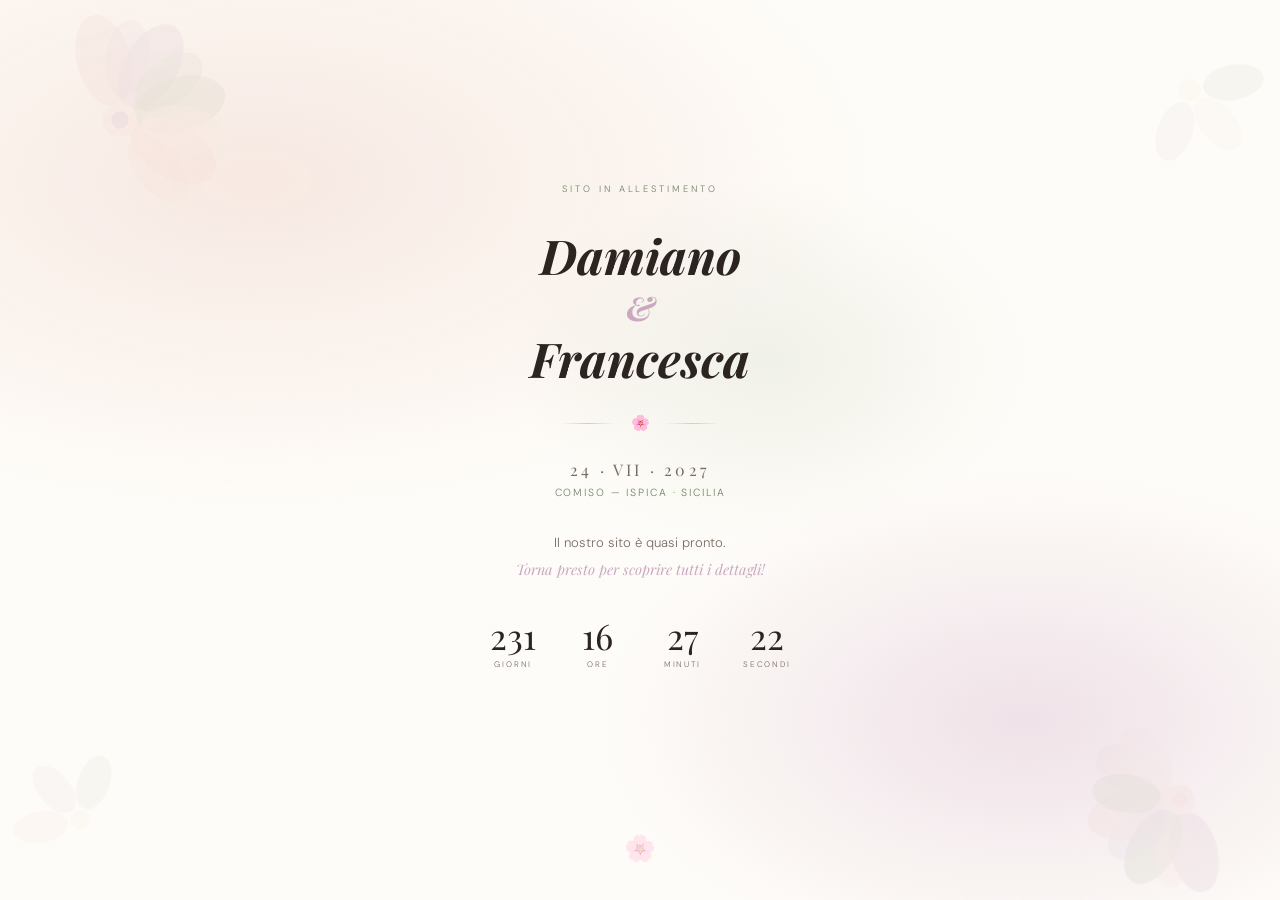
<file: public/index.html>
<!DOCTYPE html>
<html lang="it">
<head>
<meta charset="UTF-8"/>
<meta name="viewport" content="width=device-width, initial-scale=1.0"/>
<title>Damiano & Francesca — 24 Luglio 2027</title>

<link rel="icon" type="image/svg+xml" href="favicon.svg"/>
<link rel="icon" type="image/png" sizes="32x32" href="favicon-32.png"/>
<link rel="apple-touch-icon" href="apple-touch-icon.png"/>

<meta property="og:type" content="website"/>
<meta property="og:title" content="Damiano & Francesca — 24 Luglio 2027"/>
<meta property="og:description" content="Vi invitiamo al nostro matrimonio — Comiso e Ispica, Sicilia."/>
<meta property="og:image" content="assets/og-image.jpg"/>
<meta property="og:image:width" content="1200"/>
<meta property="og:image:height" content="630"/>
<meta name="twitter:card" content="summary_large_image"/>
<meta name="twitter:title" content="Damiano & Francesca — 24 Luglio 2027"/>
<meta name="twitter:image" content="assets/og-image.jpg"/>

<link rel="preconnect" href="https://fonts.googleapis.com"/>
<link rel="preconnect" href="https://fonts.gstatic.com" crossorigin/>
<link href="https://fonts.googleapis.com/css2?family=Playfair+Display:ital,wght@0,400;1,400&family=DM+Sans:wght@300;400&display=swap" rel="stylesheet"/>
<style>
:root{--milk:#FEFCF8;--petal:#F2D9D0;--rose:#E8C4B8;--mauve:#C9A8C0;--sage:#9BAF8E;--sage-dk:#6B8560;--ink:#2C2420;--mid:#7A6A64;--fd:'Playfair Display',Georgia,serif;--fb:'DM Sans',system-ui,sans-serif}
*,*::before,*::after{box-sizing:border-box;margin:0;padding:0}
html,body{height:100%}
body{background:var(--milk);font-family:var(--fb);font-weight:300;min-height:100vh;display:flex;flex-direction:column;align-items:center;justify-content:center;padding:3rem 2rem 6rem;position:relative;overflow:hidden}
body::before{content:'';position:fixed;inset:0;background:radial-gradient(ellipse 80% 60% at 20% 20%,rgba(242,217,208,.55) 0%,transparent 60%),radial-gradient(ellipse 60% 50% at 80% 80%,rgba(201,160,192,.28) 0%,transparent 55%),radial-gradient(ellipse 40% 40% at 60% 40%,rgba(155,175,142,.14) 0%,transparent 50%);pointer-events:none;z-index:0}
.flower{position:fixed;pointer-events:none;z-index:0}
.flower-tl{top:-40px;left:-40px;width:320px;opacity:.18;transform:rotate(-15deg)}
.flower-br{bottom:-40px;right:-40px;width:280px;opacity:.18;transform:rotate(165deg)}
.flower-tr{top:-20px;right:-20px;width:220px;opacity:.13;transform:rotate(80deg)}
.flower-bl{bottom:-20px;left:-20px;width:200px;opacity:.13;transform:rotate(260deg)}
.card{position:relative;z-index:1;max-width:440px;width:100%;text-align:center;display:flex;flex-direction:column;align-items:center}
.top-tag{font-size:.58rem;letter-spacing:.32em;text-transform:uppercase;color:var(--sage-dk);margin-bottom:2rem}
.names{font-family:var(--fd);font-style:italic;font-size:clamp(2.2rem,5vw,3rem);line-height:1.2;color:var(--ink)}
.names .amp{display:block;font-size:.7em;color:var(--mauve);margin:.08em 0}
.petal-rule{display:flex;align-items:center;gap:1rem;width:160px;margin:1.6rem 0}
.petal-rule::before,.petal-rule::after{content:'';flex:1;height:1px;background:linear-gradient(to right,transparent,var(--rose),transparent)}
.petal-rule span{font-size:.95rem}
.date{font-family:var(--fd);font-size:1rem;letter-spacing:.2em;color:var(--mid);margin-bottom:.4rem}
.location{font-size:.65rem;letter-spacing:.18em;text-transform:uppercase;color:var(--sage-dk);margin-bottom:2rem}
.coming-soon{font-size:.82rem;color:var(--mid);line-height:1.85;margin-bottom:2.2rem}
.coming-soon em{font-family:var(--fd);font-size:1.1em;font-style:italic;color:var(--mauve)}
.mini-cd{display:flex;justify-content:center;gap:2rem;flex-wrap:wrap}
.mini-cd-unit{display:flex;flex-direction:column;align-items:center;gap:.35rem;min-width:48px}
.mini-cd-num{font-family:var(--fd);font-size:2.2rem;font-weight:400;color:var(--ink);line-height:1;text-align:center;min-width:2.5ch}
.mini-cd-lbl{font-size:.5rem;letter-spacing:.22em;text-transform:uppercase;color:var(--mid)}
.secret-area{position:fixed;bottom:2rem;left:50%;transform:translateX(-50%);z-index:10;display:flex;flex-direction:column;align-items:center;gap:.8rem}
.secret-trigger{font-size:1.6rem;cursor:pointer;opacity:.35;transition:opacity .3s,transform .3s;background:none;border:none;padding:.4rem;line-height:1}
.secret-trigger:hover{opacity:.7;transform:scale(1.15)}
.secret-form{display:none;flex-direction:column;align-items:center;gap:.7rem;background:rgba(254,252,248,.96);padding:1.2rem 1.5rem;border:1px solid rgba(201,160,192,.3);backdrop-filter:blur(8px)}
.secret-form.visible{display:flex}
.secret-input{width:200px;padding:.65rem 1rem;border:1px solid rgba(201,160,192,.4);background:transparent;font-family:var(--fb);font-size:.88rem;color:var(--ink);text-align:center;border-radius:0;outline:none;transition:border-color .2s}
.secret-input:focus{border-color:var(--mauve)}
.secret-input::placeholder{color:rgba(122,106,100,.4)}
.secret-btn{padding:.55rem 1.6rem;background:linear-gradient(135deg,var(--mauve),var(--rose));color:var(--milk);border:none;cursor:pointer;font-family:var(--fb);font-size:.6rem;font-weight:500;letter-spacing:.2em;text-transform:uppercase;transition:opacity .2s}
.secret-btn:hover{opacity:.88}
.secret-err{font-size:.68rem;color:#c0392b;display:none}
</style>
</head>
<body>

<svg class="flower flower-tl" viewBox="0 0 260 260" fill="none">
  <ellipse cx="130" cy="80" rx="22" ry="38" fill="#E8C4B8" opacity=".7" transform="rotate(0 130 130)"/>
  <ellipse cx="130" cy="80" rx="22" ry="38" fill="#C9A8C0" opacity=".6" transform="rotate(45 130 130)"/>
  <ellipse cx="130" cy="80" rx="22" ry="38" fill="#9BAF8E" opacity=".5" transform="rotate(90 130 130)"/>
  <ellipse cx="130" cy="80" rx="22" ry="38" fill="#E8C4B8" opacity=".6" transform="rotate(135 130 130)"/>
  <ellipse cx="130" cy="80" rx="18" ry="32" fill="#C9A8C0" opacity=".4" transform="rotate(22 130 130)"/>
  <ellipse cx="130" cy="80" rx="18" ry="32" fill="#9BAF8E" opacity=".4" transform="rotate(67 130 130)"/>
  <ellipse cx="130" cy="80" rx="18" ry="32" fill="#F2D9D0" opacity=".5" transform="rotate(112 130 130)"/>
  <ellipse cx="130" cy="80" rx="18" ry="32" fill="#E8C4B8" opacity=".4" transform="rotate(157 130 130)"/>
  <circle cx="130" cy="130" r="14" fill="#F2D9D0" opacity=".9"/>
  <circle cx="130" cy="130" r="7" fill="#C9A8C0"/>
</svg>
<svg class="flower flower-br" viewBox="0 0 260 260" fill="none">
  <ellipse cx="130" cy="80" rx="22" ry="38" fill="#C9A8C0" opacity=".7" transform="rotate(0 130 130)"/>
  <ellipse cx="130" cy="80" rx="22" ry="38" fill="#9BAF8E" opacity=".6" transform="rotate(45 130 130)"/>
  <ellipse cx="130" cy="80" rx="22" ry="38" fill="#E8C4B8" opacity=".5" transform="rotate(90 130 130)"/>
  <ellipse cx="130" cy="80" rx="22" ry="38" fill="#F2D9D0" opacity=".6" transform="rotate(135 130 130)"/>
  <ellipse cx="130" cy="80" rx="18" ry="32" fill="#E8C4B8" opacity=".4" transform="rotate(22 130 130)"/>
  <ellipse cx="130" cy="80" rx="18" ry="32" fill="#C9A8C0" opacity=".4" transform="rotate(67 130 130)"/>
  <ellipse cx="130" cy="80" rx="18" ry="32" fill="#9BAF8E" opacity=".5" transform="rotate(112 130 130)"/>
  <ellipse cx="130" cy="80" rx="18" ry="32" fill="#F2D9D0" opacity=".4" transform="rotate(157 130 130)"/>
  <circle cx="130" cy="130" r="14" fill="#F2D9D0" opacity=".9"/>
  <circle cx="130" cy="130" r="7" fill="#E8C4B8"/>
</svg>
<svg class="flower flower-tr" viewBox="0 0 200 200" fill="none">
  <ellipse cx="100" cy="60" rx="16" ry="28" fill="#9BAF8E" opacity=".6" transform="rotate(0 100 100)"/>
  <ellipse cx="100" cy="60" rx="16" ry="28" fill="#E8C4B8" opacity=".5" transform="rotate(60 100 100)"/>
  <ellipse cx="100" cy="60" rx="16" ry="28" fill="#C9A8C0" opacity=".5" transform="rotate(120 100 100)"/>
  <circle cx="100" cy="100" r="10" fill="#F2D9D0" opacity=".9"/>
</svg>
<svg class="flower flower-bl" viewBox="0 0 200 200" fill="none">
  <ellipse cx="100" cy="60" rx="16" ry="28" fill="#E8C4B8" opacity=".6" transform="rotate(0 100 100)"/>
  <ellipse cx="100" cy="60" rx="16" ry="28" fill="#C9A8C0" opacity=".5" transform="rotate(60 100 100)"/>
  <ellipse cx="100" cy="60" rx="16" ry="28" fill="#9BAF8E" opacity=".5" transform="rotate(120 100 100)"/>
  <circle cx="100" cy="100" r="10" fill="#F2D9D0" opacity=".9"/>
</svg>

<div class="card">
  <span class="top-tag">Sito in allestimento</span>
  <h1 class="names">Damiano<span class="amp">&amp;</span>Francesca</h1>
  <div class="petal-rule"><span>🌸</span></div>
  <p class="date">24 &middot; VII &middot; 2027</p>
  <p class="location">Comiso &mdash; Ispica &middot; Sicilia</p>
  <p class="coming-soon">Il nostro sito è quasi pronto.<br><em>Torna presto per scoprire tutti i dettagli!</em></p>
  <div class="mini-cd">
    <div class="mini-cd-unit"><span class="mini-cd-num" id="cd-d">000</span><span class="mini-cd-lbl">Giorni</span></div>
    <div class="mini-cd-unit"><span class="mini-cd-num" id="cd-h">00</span><span class="mini-cd-lbl">Ore</span></div>
    <div class="mini-cd-unit"><span class="mini-cd-num" id="cd-m">00</span><span class="mini-cd-lbl">Minuti</span></div>
    <div class="mini-cd-unit"><span class="mini-cd-num" id="cd-s">00</span><span class="mini-cd-lbl">Secondi</span></div>
  </div>
</div>

<div class="secret-area">
  <button class="secret-trigger" id="secret-trigger">🌸</button>
  <div class="secret-form" id="secret-form">
    <input class="secret-input" type="password" id="secret-input" placeholder="password" autocomplete="off"/>
    <button class="secret-btn" id="secret-btn">Entra</button>
    <span class="secret-err" id="secret-err">Password errata</span>
  </div>
</div>

<script>
// COUNTDOWN
(function(){
  const T=new Date('2027-07-24T11:00:00').getTime();
  const pad=(n,l=2)=>String(n).padStart(l,'0');
  function tick(){
    const d=T-Date.now(); if(d<=0) return;
    document.getElementById('cd-d').textContent=pad(Math.floor(d/86400000),3);
    document.getElementById('cd-h').textContent=pad(Math.floor(d%86400000/3600000));
    document.getElementById('cd-m').textContent=pad(Math.floor(d%3600000/60000));
    document.getElementById('cd-s').textContent=pad(Math.floor(d%60000/1000));
  }
  tick(); setInterval(tick,1000);
})();

// PASSWORD
const PASSWORD = 'damianofrancesca9298';

// se già autenticato vai direttamente
if(sessionStorage.getItem('preview')==='1') window.location.replace('home.html');

// clicca 3 volte il fiore per aprire il form
let clicks=0;
document.getElementById('secret-trigger').addEventListener('click',()=>{
  clicks++;
  if(clicks>=3){ document.getElementById('secret-form').classList.add('visible'); document.getElementById('secret-input').focus(); clicks=0; }
});

function tryEnter(){
  const val=document.getElementById('secret-input').value;
  if(val===PASSWORD){
    sessionStorage.setItem('preview','1');
    window.location.replace('home.html');
  } else {
    document.getElementById('secret-err').style.display='block';
    document.getElementById('secret-input').value='';
    document.getElementById('secret-input').focus();
  }
}
document.getElementById('secret-btn').addEventListener('click',tryEnter);
document.getElementById('secret-input').addEventListener('keydown',e=>{
  if(e.key==='Enter') tryEnter();
  document.getElementById('secret-err').style.display='none';
});
</script>
</body>
</html>
</file>
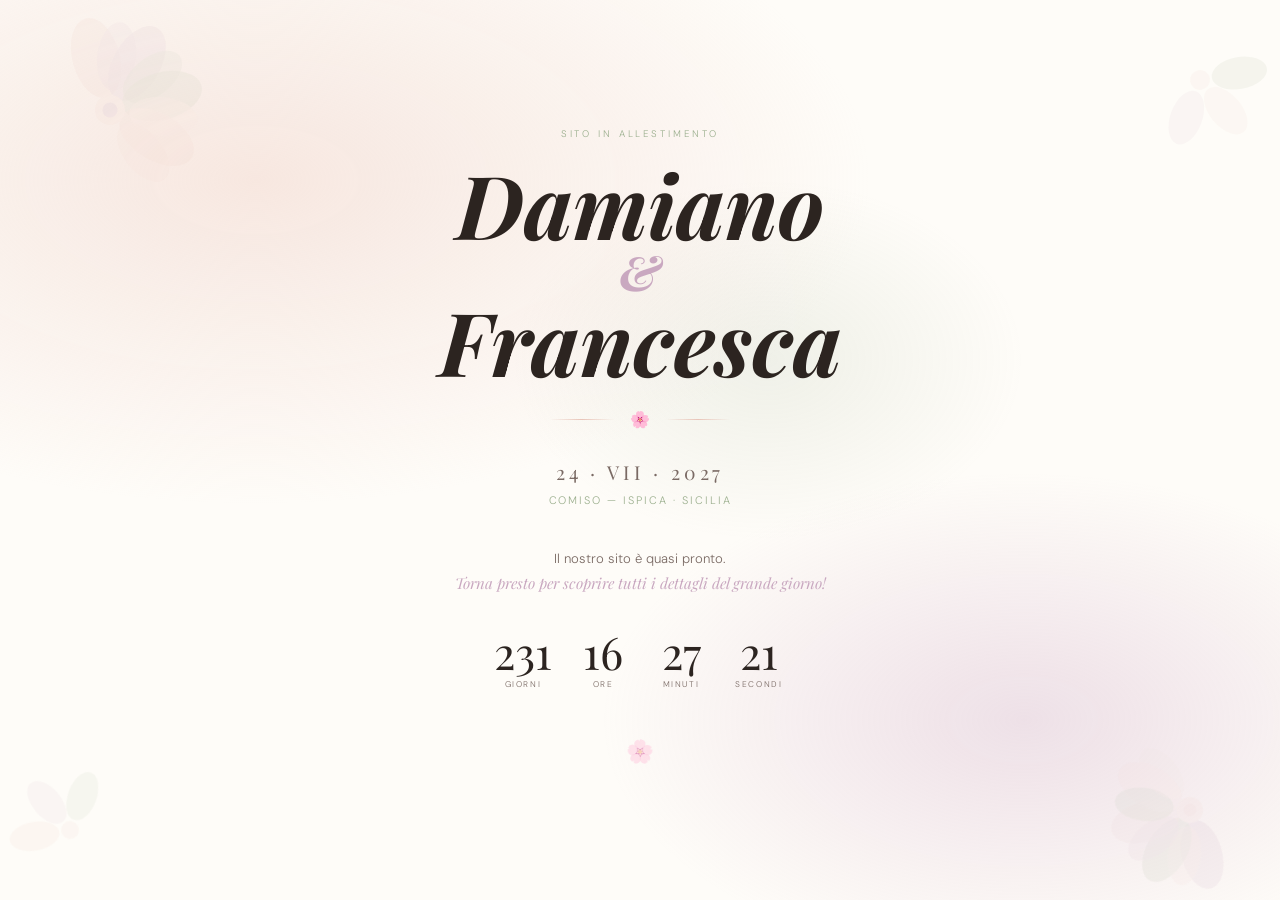
<file: public/coming-soon.html>
<!DOCTYPE html>
<html lang="it">
<head>
<meta charset="UTF-8"/>
<meta name="viewport" content="width=device-width, initial-scale=1.0"/>
<title>Damiano & Francesca — 24 Luglio 2027</title>
<link rel="preconnect" href="https://fonts.googleapis.com"/>
<link rel="preconnect" href="https://fonts.gstatic.com" crossorigin/>
<link href="https://fonts.googleapis.com/css2?family=Playfair+Display:ital,wght@0,400;1,400&family=DM+Sans:wght@300;400&display=swap" rel="stylesheet"/>
<style>
:root {
  --milk:  #FEFCF8;
  --petal: #F2D9D0;
  --rose:  #E8C4B8;
  --mauve: #C9A8C0;
  --sage:  #9BAF8E;
  --ink:   #2C2420;
  --mid:   #7A6A64;
  --fd: 'Playfair Display', Georgia, serif;
  --fb: 'DM Sans', system-ui, sans-serif;
}
*,*::before,*::after{box-sizing:border-box;margin:0;padding:0}
html,body{height:100%}
body{
  background: var(--milk);
  font-family: var(--fb);
  font-weight: 300;
  display: flex;
  align-items: center;
  justify-content: center;
  min-height: 100vh;
  padding: 2rem;
  position: relative;
  overflow: hidden;
}

/* background glow */
body::before {
  content: '';
  position: fixed; inset: 0;
  background:
    radial-gradient(ellipse 80% 60% at 20% 20%, rgba(242,217,208,.6) 0%, transparent 60%),
    radial-gradient(ellipse 60% 50% at 80% 80%, rgba(201,160,192,.3) 0%, transparent 55%),
    radial-gradient(ellipse 40% 40% at 60% 40%, rgba(155,175,142,.15) 0%, transparent 50%);
  pointer-events: none;
}

/* corner flowers */
.flower {
  position: fixed;
  opacity: .15;
  pointer-events: none;
}
.flower-tl { top: -30px; left: -30px; width: 280px; transform: rotate(-15deg); }
.flower-br { bottom: -30px; right: -30px; width: 240px; transform: rotate(165deg); }
.flower-tr { top: -20px; right: -20px; width: 200px; transform: rotate(80deg); }
.flower-bl { bottom: -20px; left: -20px; width: 180px; transform: rotate(260deg); }

/* card */
.card {
  position: relative; z-index: 1;
  max-width: 480px; width: 100%;
  text-align: center;
}

.top-tag {
  font-size: .6rem;
  letter-spacing: .3em;
  text-transform: uppercase;
  color: var(--sage);
  margin-bottom: 1.5rem;
  display: block;
}

.names {
  font-family: var(--fd);
  font-style: italic;
  font-size: clamp(3rem, 12vw, 5.5rem);
  line-height: .9;
  color: var(--ink);
  margin-bottom: .3em;
}
.names .amp {
  display: block;
  font-size: .55em;
  color: var(--mauve);
  margin: .15em 0;
}

.petal-rule {
  display: flex; align-items: center; gap: 1rem;
  margin: 1.8rem auto;
  max-width: 180px;
}
.petal-rule::before,.petal-rule::after {
  content: ''; flex: 1; height: 1px;
  background: linear-gradient(to right, transparent, var(--rose), transparent);
}

.date {
  font-family: var(--fd);
  font-size: clamp(.9rem, 2.5vw, 1.2rem);
  letter-spacing: .2em;
  color: var(--mid);
  margin-bottom: .5rem;
}
.location {
  font-size: .68rem;
  letter-spacing: .18em;
  text-transform: uppercase;
  color: var(--sage);
  margin-bottom: 2.5rem;
}

.coming-soon {
  font-size: .82rem;
  color: var(--mid);
  line-height: 1.8;
  margin-bottom: 2rem;
}
.coming-soon em {
  font-family: var(--fd);
  font-style: italic;
  font-size: 1.15em;
  color: var(--mauve);
}

/* countdown mini */
.mini-cd {
  display: flex;
  justify-content: center;
  gap: 1.5rem;
  margin-bottom: 2.5rem;
  flex-wrap: wrap;
}
.mini-cd-unit {
  display: flex; flex-direction: column; align-items: center; gap: .3rem;
}
.mini-cd-num {
  font-family: var(--fd);
  font-size: clamp(1.8rem, 5vw, 2.8rem);
  font-weight: 400;
  color: var(--ink);
  line-height: 1;
  min-width: 2ch;
  text-align: center;
}
.mini-cd-lbl {
  font-size: .52rem;
  letter-spacing: .2em;
  text-transform: uppercase;
  color: var(--mid);
}

/* secret input — looks like just a flower click area */
.secret-area {
  margin-top: 1rem;
}
.secret-trigger {
  font-size: 1.4rem;
  cursor: pointer;
  opacity: .4;
  transition: opacity .3s;
  background: none;
  border: none;
  padding: .5rem;
  display: inline-block;
}
.secret-trigger:hover { opacity: .8; }

.secret-form {
  display: none;
  margin-top: 1rem;
  flex-direction: column;
  align-items: center;
  gap: .8rem;
}
.secret-form.visible { display: flex; }

.secret-input {
  width: 220px;
  padding: .7rem 1rem;
  border: 1px solid rgba(201,160,192,.35);
  background: transparent;
  font-family: var(--fb);
  font-size: .9rem;
  color: var(--ink);
  text-align: center;
  border-radius: 0;
  outline: none;
  transition: border-color .2s;
}
.secret-input:focus { border-color: var(--mauve); }
.secret-input::placeholder { color: rgba(122,106,100,.4); font-size: .8rem; }

.secret-btn {
  padding: .6rem 1.8rem;
  background: linear-gradient(135deg, var(--mauve), var(--rose));
  color: var(--milk);
  border: none; cursor: pointer;
  font-family: var(--fb);
  font-size: .62rem;
  font-weight: 500;
  letter-spacing: .2em;
  text-transform: uppercase;
  transition: opacity .2s;
}
.secret-btn:hover { opacity: .88; }
.secret-err { font-size: .7rem; color: #c0392b; display: none; }
</style>
</head>
<body>

<!-- corner flowers SVG -->
<svg class="flower flower-tl" viewBox="0 0 260 260" fill="none">
  <ellipse cx="130" cy="80" rx="22" ry="38" fill="#E8C4B8" opacity=".7" transform="rotate(0 130 130)"/>
  <ellipse cx="130" cy="80" rx="22" ry="38" fill="#C9A8C0" opacity=".6" transform="rotate(45 130 130)"/>
  <ellipse cx="130" cy="80" rx="22" ry="38" fill="#9BAF8E" opacity=".5" transform="rotate(90 130 130)"/>
  <ellipse cx="130" cy="80" rx="22" ry="38" fill="#E8C4B8" opacity=".6" transform="rotate(135 130 130)"/>
  <ellipse cx="130" cy="80" rx="18" ry="32" fill="#C9A8C0" opacity=".4" transform="rotate(22 130 130)"/>
  <ellipse cx="130" cy="80" rx="18" ry="32" fill="#9BAF8E" opacity=".4" transform="rotate(67 130 130)"/>
  <ellipse cx="130" cy="80" rx="18" ry="32" fill="#F2D9D0" opacity=".5" transform="rotate(112 130 130)"/>
  <ellipse cx="130" cy="80" rx="18" ry="32" fill="#E8C4B8" opacity=".4" transform="rotate(157 130 130)"/>
  <circle cx="130" cy="130" r="14" fill="#F2D9D0" opacity=".9"/>
  <circle cx="130" cy="130" r="7" fill="#C9A8C0"/>
</svg>
<svg class="flower flower-br" viewBox="0 0 260 260" fill="none">
  <ellipse cx="130" cy="80" rx="22" ry="38" fill="#C9A8C0" opacity=".7" transform="rotate(0 130 130)"/>
  <ellipse cx="130" cy="80" rx="22" ry="38" fill="#9BAF8E" opacity=".6" transform="rotate(45 130 130)"/>
  <ellipse cx="130" cy="80" rx="22" ry="38" fill="#E8C4B8" opacity=".5" transform="rotate(90 130 130)"/>
  <ellipse cx="130" cy="80" rx="22" ry="38" fill="#F2D9D0" opacity=".6" transform="rotate(135 130 130)"/>
  <ellipse cx="130" cy="80" rx="18" ry="32" fill="#E8C4B8" opacity=".4" transform="rotate(22 130 130)"/>
  <ellipse cx="130" cy="80" rx="18" ry="32" fill="#C9A8C0" opacity=".4" transform="rotate(67 130 130)"/>
  <ellipse cx="130" cy="80" rx="18" ry="32" fill="#9BAF8E" opacity=".5" transform="rotate(112 130 130)"/>
  <ellipse cx="130" cy="80" rx="18" ry="32" fill="#F2D9D0" opacity=".4" transform="rotate(157 130 130)"/>
  <circle cx="130" cy="130" r="14" fill="#F2D9D0" opacity=".9"/>
  <circle cx="130" cy="130" r="7" fill="#E8C4B8"/>
</svg>
<svg class="flower flower-tr" viewBox="0 0 200 200" fill="none">
  <ellipse cx="100" cy="60" rx="16" ry="28" fill="#9BAF8E" opacity=".6" transform="rotate(0 100 100)"/>
  <ellipse cx="100" cy="60" rx="16" ry="28" fill="#E8C4B8" opacity=".5" transform="rotate(60 100 100)"/>
  <ellipse cx="100" cy="60" rx="16" ry="28" fill="#C9A8C0" opacity=".5" transform="rotate(120 100 100)"/>
  <circle cx="100" cy="100" r="10" fill="#F2D9D0" opacity=".9"/>
</svg>
<svg class="flower flower-bl" viewBox="0 0 200 200" fill="none">
  <ellipse cx="100" cy="60" rx="16" ry="28" fill="#E8C4B8" opacity=".6" transform="rotate(0 100 100)"/>
  <ellipse cx="100" cy="60" rx="16" ry="28" fill="#C9A8C0" opacity=".5" transform="rotate(60 100 100)"/>
  <ellipse cx="100" cy="60" rx="16" ry="28" fill="#9BAF8E" opacity=".5" transform="rotate(120 100 100)"/>
  <circle cx="100" cy="100" r="10" fill="#F2D9D0" opacity=".9"/>
</svg>

<div class="card">
  <span class="top-tag">Sito in allestimento</span>

  <h1 class="names">
    Damiano
    <span class="amp">&amp;</span>
    Francesca
  </h1>

  <div class="petal-rule"><span>🌸</span></div>

  <p class="date">24 &middot; VII &middot; 2027</p>
  <p class="location">Comiso &mdash; Ispica &middot; Sicilia</p>

  <p class="coming-soon">
    Il nostro sito è quasi pronto.<br>
    <em>Torna presto per scoprire tutti i dettagli del grande giorno!</em>
  </p>

  <!-- mini countdown -->
  <div class="mini-cd">
    <div class="mini-cd-unit"><span class="mini-cd-num" id="cd-d">—</span><span class="mini-cd-lbl">Giorni</span></div>
    <div class="mini-cd-unit"><span class="mini-cd-num" id="cd-h">—</span><span class="mini-cd-lbl">Ore</span></div>
    <div class="mini-cd-unit"><span class="mini-cd-num" id="cd-m">—</span><span class="mini-cd-lbl">Minuti</span></div>
    <div class="mini-cd-unit"><span class="mini-cd-num" id="cd-s">—</span><span class="mini-cd-lbl">Secondi</span></div>
  </div>

  <!-- secret access — looks like a decoration -->
  <div class="secret-area">
    <button class="secret-trigger" id="secret-trigger" title="🌸" aria-label="accesso">🌸</button>
    <div class="secret-form" id="secret-form">
      <input class="secret-input" type="password" id="secret-input" placeholder="password" autocomplete="off"/>
      <button class="secret-btn" id="secret-btn">Entra</button>
      <span class="secret-err" id="secret-err">Password errata</span>
    </div>
  </div>
</div>

<script>
// ── COUNTDOWN ────────────────────────────────────────────
(function(){
  const T = new Date('2027-07-24T11:00:00').getTime();
  const pad = (n, l=2) => String(n).padStart(l,'0');
  function tick(){
    const d = T - Date.now();
    if(d<=0) return;
    document.getElementById('cd-d').textContent = pad(Math.floor(d/86400000),3);
    document.getElementById('cd-h').textContent = pad(Math.floor(d%86400000/3600000));
    document.getElementById('cd-m').textContent = pad(Math.floor(d%3600000/60000));
    document.getElementById('cd-s').textContent = pad(Math.floor(d%60000/1000));
  }
  tick(); setInterval(tick, 1000);
})();

// ── SECRET ACCESS ────────────────────────────────────────
// ⚠️ Cambia "damiano2027" con la password che vuoi tu
const PASSWORD = 'damiano2027';

// click 3 volte sul fiore per mostrare il form
let clicks = 0;
document.getElementById('secret-trigger').addEventListener('click', () => {
  clicks++;
  if(clicks >= 3) {
    document.getElementById('secret-form').classList.add('visible');
    document.getElementById('secret-input').focus();
    clicks = 0;
  }
});

function tryEnter() {
  const val = document.getElementById('secret-input').value;
  if(val === PASSWORD) {
    // salva in sessione e vai al sito vero
    sessionStorage.setItem('preview', '1');
    window.location.href = 'home.html';
  } else {
    document.getElementById('secret-err').style.display = 'block';
    document.getElementById('secret-input').value = '';
    document.getElementById('secret-input').focus();
  }
}

document.getElementById('secret-btn').addEventListener('click', tryEnter);
document.getElementById('secret-input').addEventListener('keydown', e => {
  if(e.key === 'Enter') tryEnter();
  document.getElementById('secret-err').style.display = 'none';
});

// check se già autenticato
if(sessionStorage.getItem('preview') === '1') {
  window.location.href = 'home.html';
}
</script>
</body>
</html>
</file>
